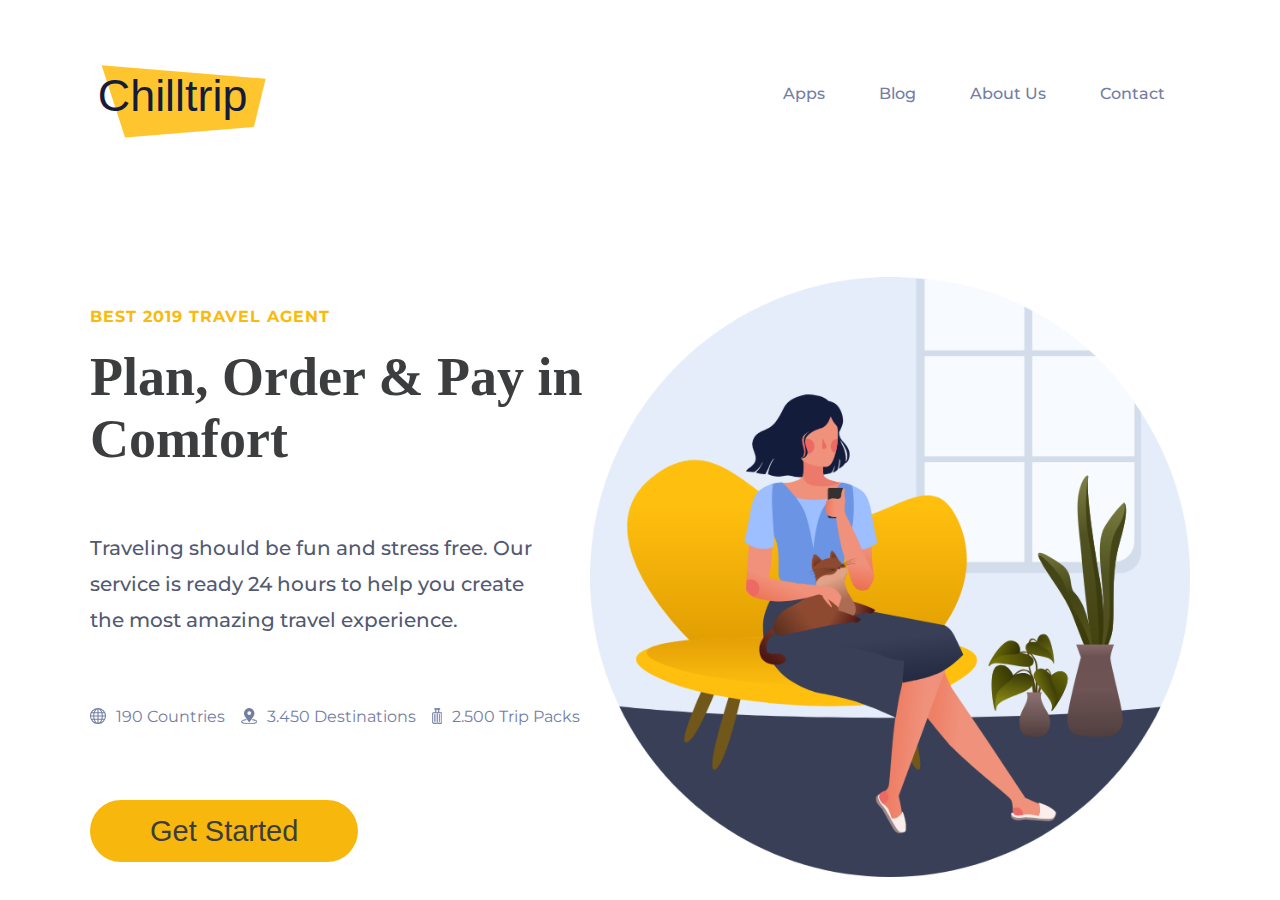
<file: index.html>
<!DOCTYPE html>
<html lang="en">
<head>
    <meta charset="UTF-8">
    <meta name="viewport" content="width=device-width, initial-scale=1.0">
    <meta http-equiv="X-UA-Compatible" content="ie=edge">
    <link rel="stylesheet" href="index.css">
    <link href="https://fonts.googleapis.com/icon?family=Material+Icons" rel="stylesheet">
    <title>Document</title>
</head>
<body>
    <header>
        <div class="__logo">
            <img src="logo.svg" alt="logo">
        </div>
        <nav class="navbar">
            <ul class="nav-links">
                <li><a href="#">Apps</a></li>
                <li><a href="#">Blog</a></li>
                <li><a href="#">About Us</a></li>
                <li><a href="#">Contact</a></li>
            </ul>
        </nav>
    </header>

    <section>
        <div class="left-description">
            <p class="tags">Best 2019 Travel Agent</p>
            <h2 class="title">Plan, Order & Pay in Comfort</h2>
            <p class="description">Traveling should be fun and stress free.
                Our service is ready 24 hours to help you
                create the most amazing travel experience.
            </p>
            <div class="data">
                <ul class="social-data">
                    <li>
                        <svg xmlns="http://www.w3.org/2000/svg" width="16" height="16" viewBox="0 0 16 16">
                            <g id="grid-world" transform="translate(-4 -2)">
                            <path id="Path_3939" data-name="Path 3939" d="M15.981,7.467A8,8,0,0,0,8.533.018V0H7.467V.018A8,8,0,0,0,.018,7.467H0V8.533H.018a8,8,0,0,0,7.449,7.447V16H8.533v-.019a8,8,0,0,0,7.447-7.447H16V7.467ZM5.008,1.744A8.481,8.481,0,0,0,3.754,4.267h-1.6A6.97,6.97,0,0,1,5.008,1.744ZM1.6,5.333H3.473a12.668,12.668,0,0,0-.262,2.133H1.087A6.873,6.873,0,0,1,1.6,5.333Zm-.511,3.2H3.211a12.668,12.668,0,0,0,.262,2.133H1.6A6.873,6.873,0,0,1,1.087,8.533Zm1.069,3.2h1.6a8.457,8.457,0,0,0,1.255,2.523A6.962,6.962,0,0,1,2.156,11.733Zm5.311,3.132c-1.1-.293-2.041-1.471-2.613-3.132H7.467Zm0-4.2H4.554a11.921,11.921,0,0,1-.276-2.133H7.467Zm0-3.2H4.277a11.921,11.921,0,0,1,.276-2.133H7.467Zm0-3.2H4.853C5.426,2.606,6.37,1.428,7.467,1.136Zm6.378,0h-1.6a8.458,8.458,0,0,0-1.257-2.523A6.977,6.977,0,0,1,13.844,4.267ZM8.533,1.136c1.1.292,2.041,1.47,2.613,3.131H8.533Zm0,4.2h2.912a12.018,12.018,0,0,1,.277,2.133H8.533Zm0,3.2h3.189a11.824,11.824,0,0,1-.277,2.133H8.533Zm0,6.332V11.733h2.613C10.574,13.394,9.629,14.572,8.533,14.865Zm2.459-.609a8.522,8.522,0,0,0,1.257-2.523h1.6A6.969,6.969,0,0,1,10.992,14.256Zm3.41-3.589H12.527a12.668,12.668,0,0,0,.262-2.133h2.123A6.842,6.842,0,0,1,14.4,10.667Zm-1.613-3.2a12.668,12.668,0,0,0-.262-2.133H14.4a6.873,6.873,0,0,1,.511,2.133Z" transform="translate(4 2)" fill="#737ea3"/>
                            </g>
                        </svg>
                        </li>
                    <li>190 Countries</li>
                </ul>
                <ul class="social-data">
                    <li>
                        <svg xmlns="http://www.w3.org/2000/svg" width="16.5" height="16.25" viewBox="0 0 16.5 16.25">
                            <g id="placeholder-2" transform="translate(0.25)">
                                <path id="Path_3940" data-name="Path 3940" d="M11.231,43a.267.267,0,1,0-.062.53c2.8.33,4.3,1.22,4.3,1.735C15.467,45.99,12.626,47,8,47S.533,45.99.533,45.266c0-.515,1.494-1.405,4.3-1.735A.267.267,0,1,0,4.769,43C1.961,43.332,0,44.263,0,45.266c0,1.126,2.748,2.267,8,2.267s8-1.14,8-2.267C16,44.263,14.039,43.332,11.231,43Z" transform="translate(0 -31.533)" fill="#737ea3" stroke="#737ea3" stroke-width="0.5"/>
                                <path id="Path_3941" data-name="Path 3941" d="M15.76,14.6l4.091-5.909a5.827,5.827,0,0,0-.475-7.2,5.113,5.113,0,0,0-7.232,0,5.825,5.825,0,0,0-.481,7.187Zm.047-11.4A1.867,1.867,0,1,1,13.94,5.067,1.869,1.869,0,0,1,15.807,3.2Z" transform="translate(-7.807 0)" fill="#737ea3"/>
                            </g>
                        </svg>                          
                    </li>
                    <li>3.450 Destinations</li>
                </ul>
                <ul class="social-data">
                    <li>
                        <svg xmlns="http://www.w3.org/2000/svg" width="10.5" height="16.5" viewBox="0 0 10.5 16.5">
                            <g id="luggage" transform="translate(0.25 0.25)">
                                <path id="Path_3942" data-name="Path 3942" d="M8.529,4.267H6.765V1.333h.588a.281.281,0,0,0,.294-.267v-.8A.281.281,0,0,0,7.353,0H2.647a.281.281,0,0,0-.294.267v.8a.281.281,0,0,0,.294.267h.588V4.267H1.471A1.409,1.409,0,0,0,0,5.6v8.267A1.409,1.409,0,0,0,1.471,15.2v.533A.281.281,0,0,0,1.765,16H2.941a.281.281,0,0,0,.294-.267V15.2H6.765v.533A.281.281,0,0,0,7.059,16H8.235a.281.281,0,0,0,.294-.267V15.2A1.409,1.409,0,0,0,10,13.867V5.6A1.409,1.409,0,0,0,8.529,4.267ZM2.941.533H7.059V.8H2.941Zm.882.8H6.176V4.267H3.824ZM2.647,15.467H2.059V15.2h.588Zm5.294,0H7.353V15.2h.588Zm1.471-1.6a.844.844,0,0,1-.882.8H1.471a.844.844,0,0,1-.882-.8V5.6a.844.844,0,0,1,.882-.8H8.529a.844.844,0,0,1,.882.8Zm0,0" fill="#737ea3" stroke="#737ea3" stroke-width="0.5"/>
                                <path id="Path_3943" data-name="Path 3943" d="M128.294,160a.281.281,0,0,0-.294.267v8.267a.3.3,0,0,0,.588,0v-8.267A.281.281,0,0,0,128.294,160Zm0,0" transform="translate(-123.294 -154.667)" fill="#737ea3" stroke="#737ea3" stroke-width="0.5"/>
                                <path id="Path_3944" data-name="Path 3944" d="M192.294,176a.281.281,0,0,0-.294.267v7.2a.3.3,0,0,0,.588,0v-7.2A.281.281,0,0,0,192.294,176Zm0,0" transform="translate(-184.941 -170.133)" fill="#737ea3" stroke="#737ea3" stroke-width="0.5"/>
                                <path id="Path_3945" data-name="Path 3945" d="M64.294,176a.281.281,0,0,0-.294.267v7.2a.3.3,0,0,0,.588,0v-7.2A.281.281,0,0,0,64.294,176Zm0,0" transform="translate(-61.647 -170.133)" fill="#737ea3" stroke="#737ea3" stroke-width="0.5"/>
                            </g>
                        </svg>                          
                    </li>
                    <li>2.500 Trip Packs</li>
                </ul>
            </div>

            <a href="#" class="btn_started">Get Started</a>
            
        </div>

        <div class="right-description">
            <img src="illustration-2.png" alt="Woman Illustration" width="600" height="600">
        </div>
    </section>
</body>
</html>
</file>
<file: index.css>
@import url('https://fonts.googleapis.com/css?family=Montserrat:400,500,600,700&display=swap');
*{
    margin: 0;
    padding: 0;
    font-family: 'Montserrat', sans-serif;
}

header{
    max-width: 1100px;
    margin: auto;
    display: flex;
    justify-content: space-between;
    align-items: center;
}

.navbar .nav-links {
    list-style: none;
}

.navbar .nav-links li{
    display: inline-block;
    padding: 0 25px;
}

.navbar .nav-links li a{
    text-decoration: none;
    color :#737EA3;
    font-weight: 500;
}

.navbar .nav-links li a:hover{
    color: #F8B70C;
    transition: 0.5s ease-out;
}

/* awal section */

section{
    max-width: 1100px;
    margin: auto;
    display: flex;
    justify-content: space-between;
}

section .left-description{
    margin-top: 120px;
}

section .left-description .tags{
    color: #FABA0D;
    font-weight: bold;
    text-transform: uppercase;
    letter-spacing: 1px;
    margin-bottom: 20px;
}

section .left-description .title{
    color: #3C3D3E;
    font-size: 54px;
    font-family: Georgia,Times,Times New Roman,serif;
    margin-bottom: 60px;
}

section .left-description .description{
    max-width: 446px;
    line-height: 36px;
    font-size: 20px;
    font-weight: 500;
    color: #525971;
    margin-bottom: 60px;
}

section .left-description .data{
    display: flex;
    justify-content: space-between;
    margin-bottom: 80px; 
}

section .left-description .data .social-data{
    list-style: none;
    padding: 0 10px 0 0;
    display: flex;
    align-items: center;
}

section .left-description .data .social-data li{
    display: inline-block;
    color: #737EA3;
}

section .left-description .data .social-data li svg{
    padding: 10px 10px 7px 0;
}

section .left-description .btn_started{
    border: none;
    background: #F8B70C;
    padding: 15px 60px;
    font-size: 29px;
    text-decoration: none;
    color: #3C3D3E;
    font-family: "Myriad Pro", Myriad, "Liberation Sans", "Nimbus Sans L", "Helvetica Neue", Helvetica, Arial, sans-serif;
    border-radius: 50px;
}

section .right-description {
    margin-top: 90px;
}

/* akhir section */
</file>
